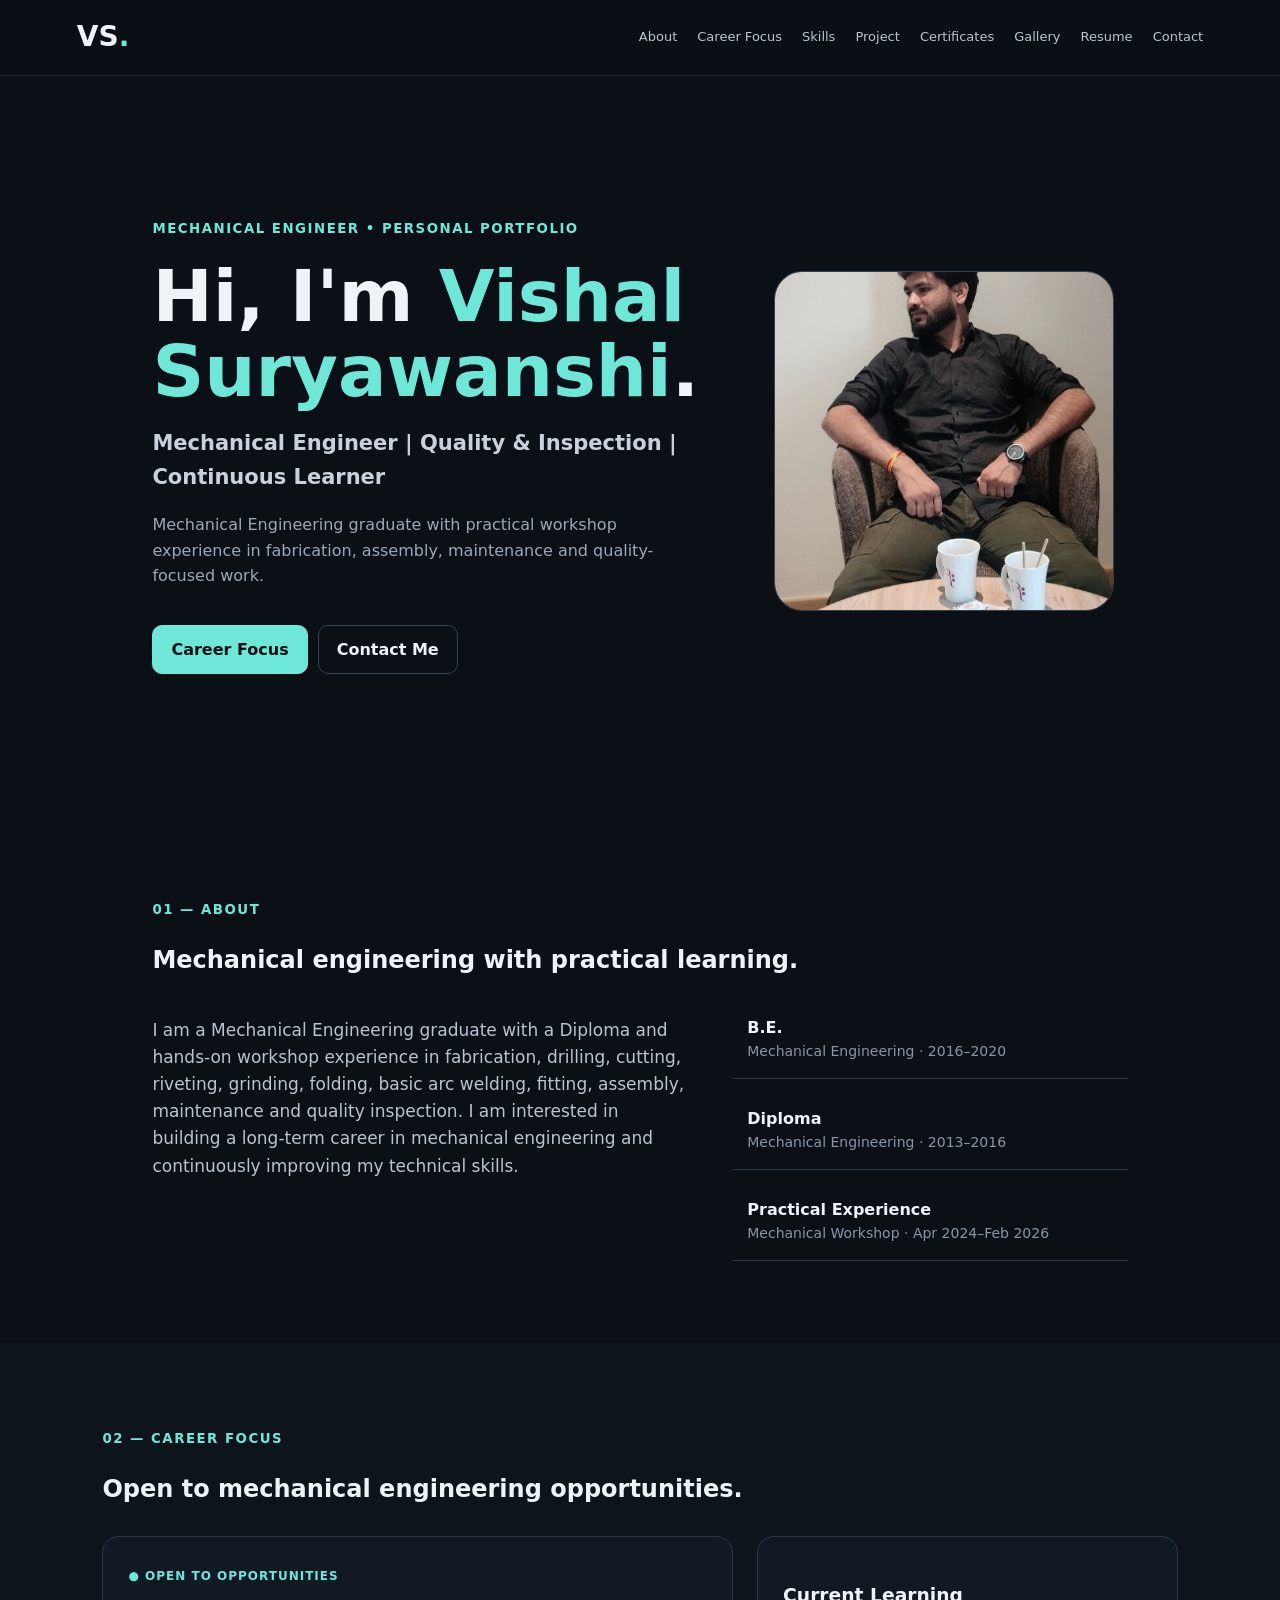
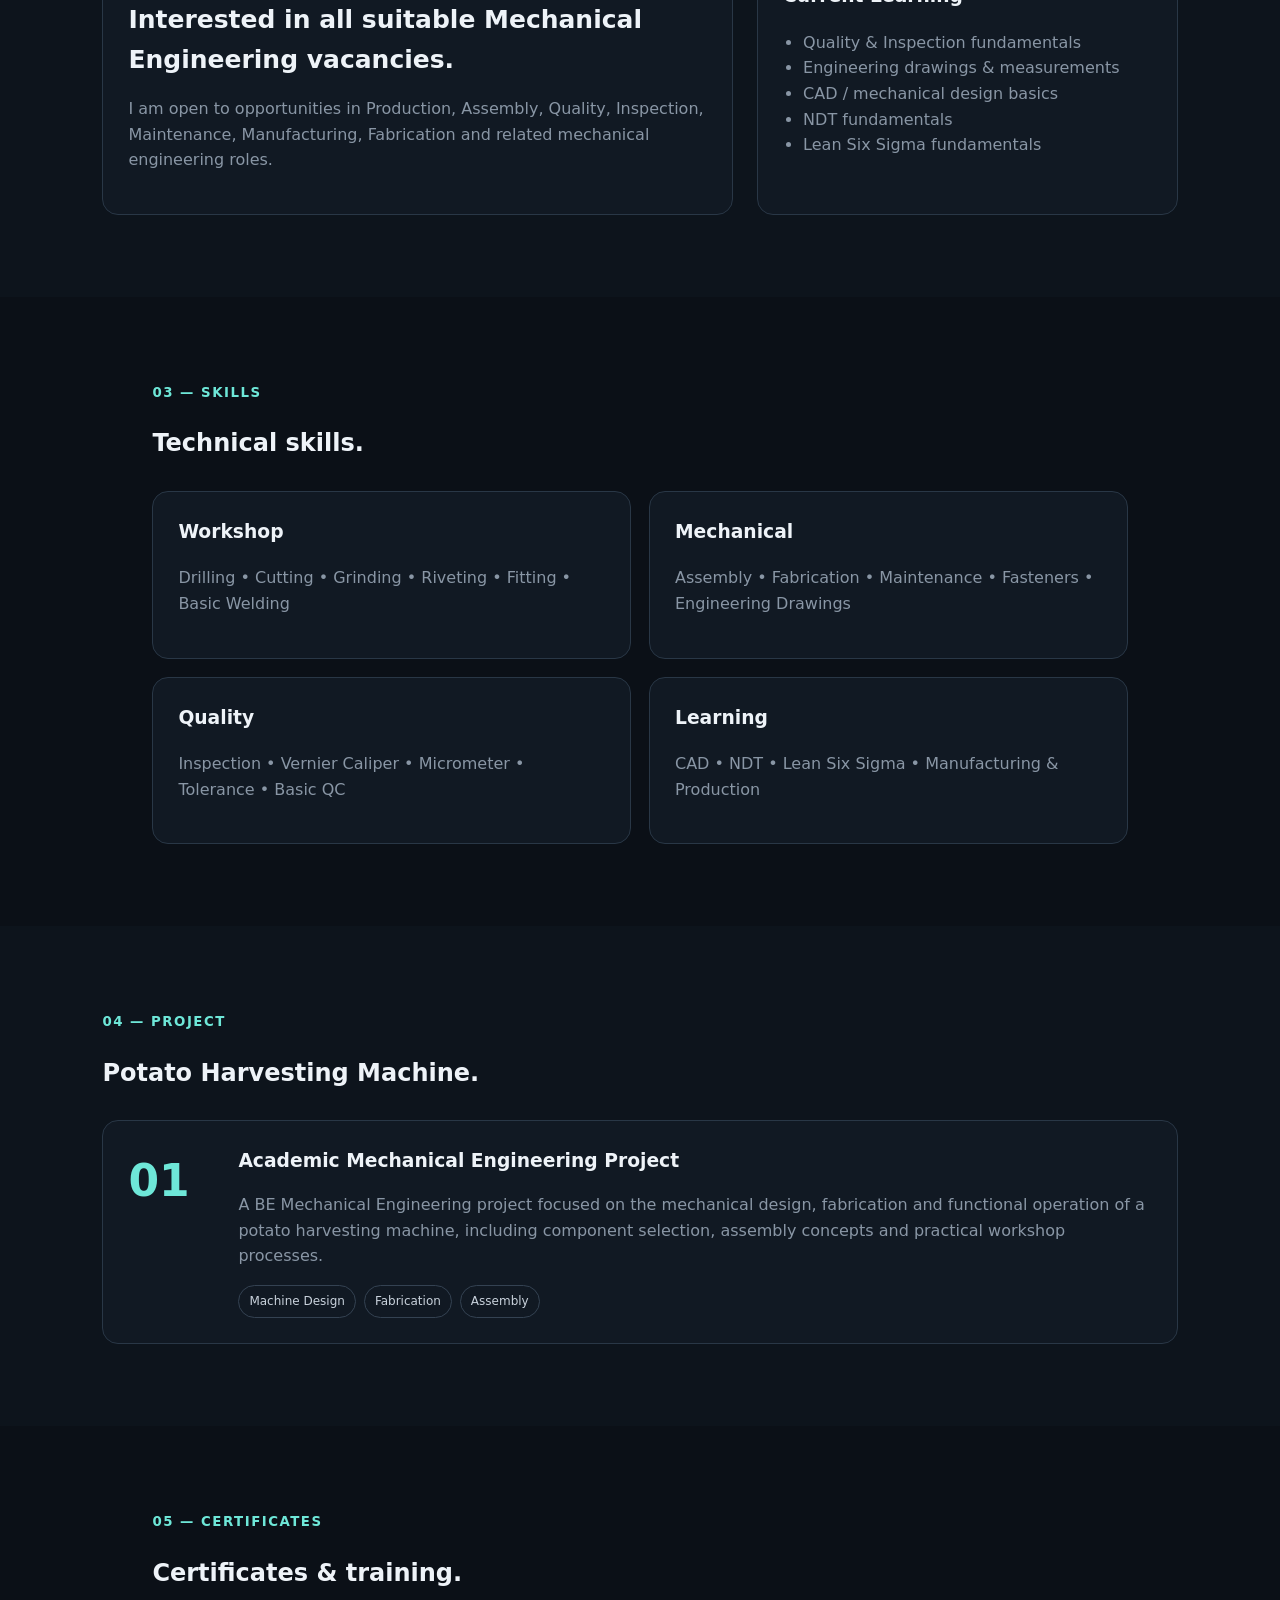
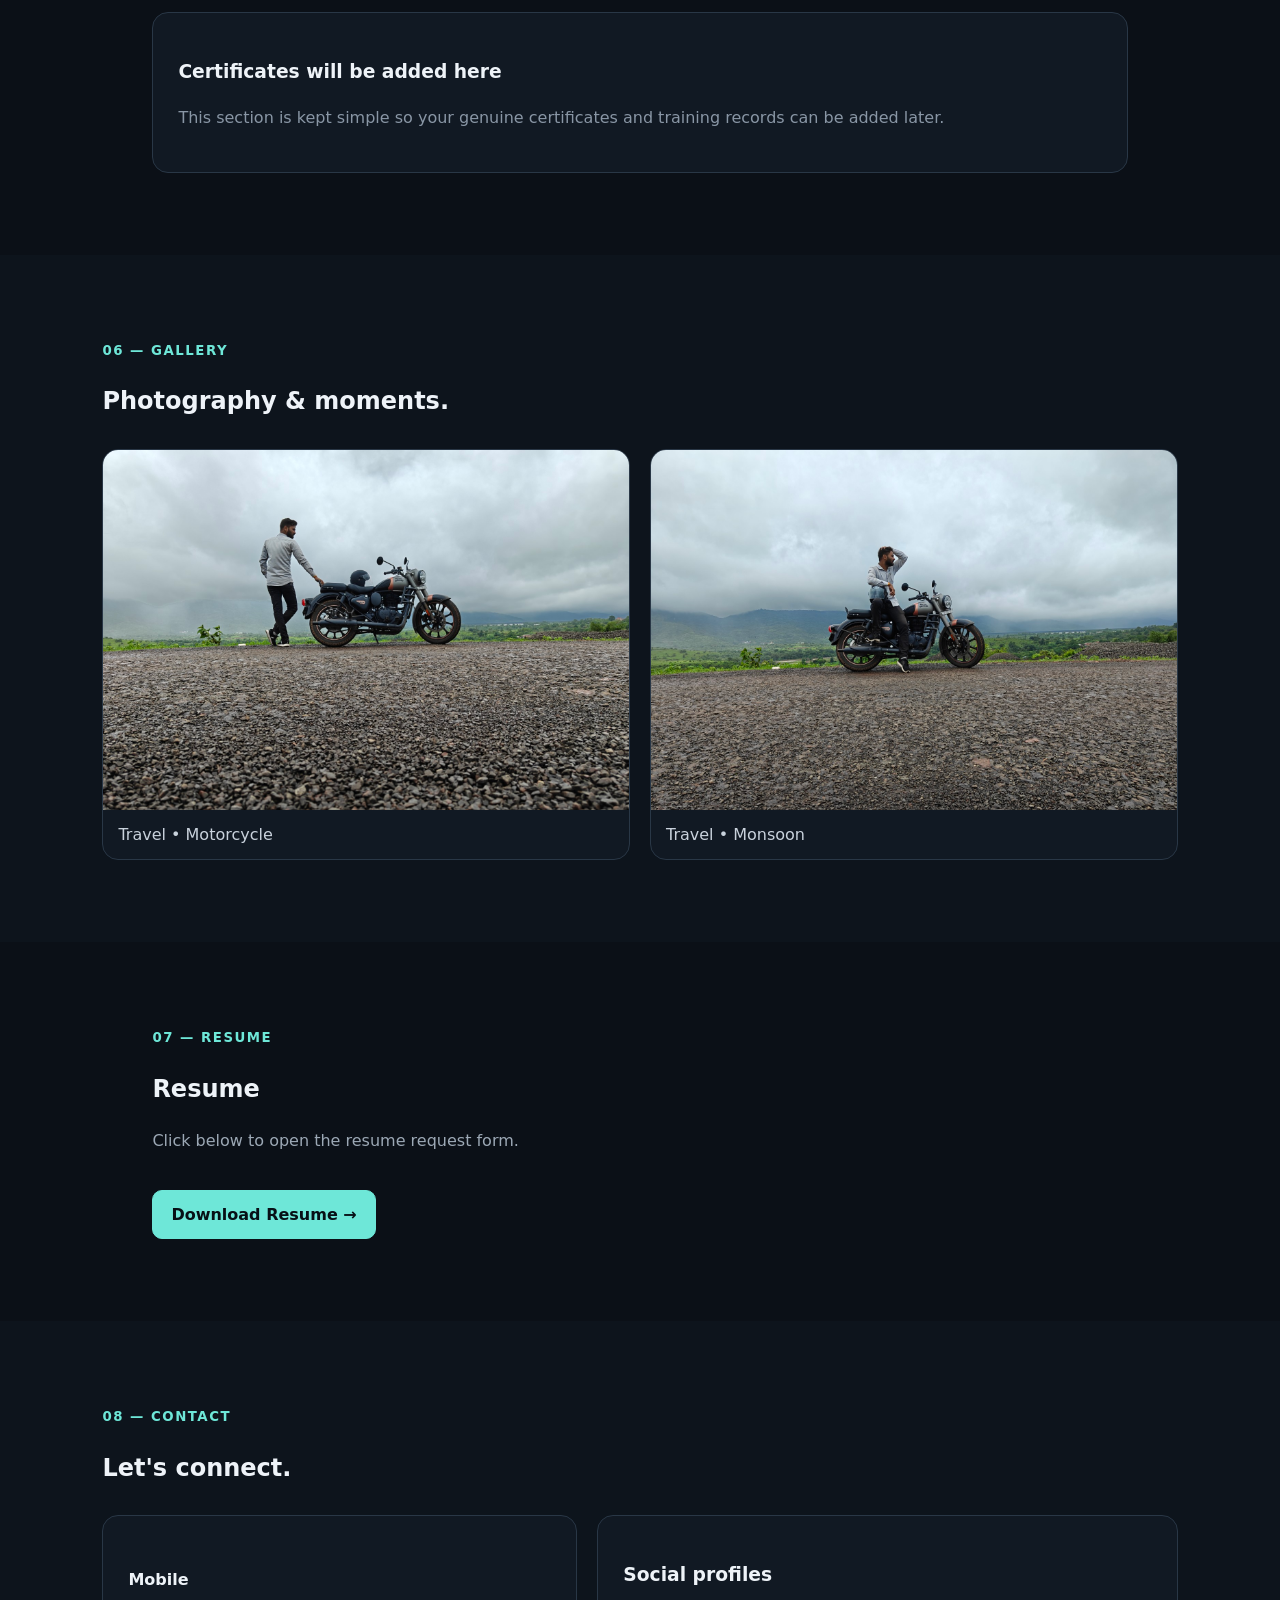
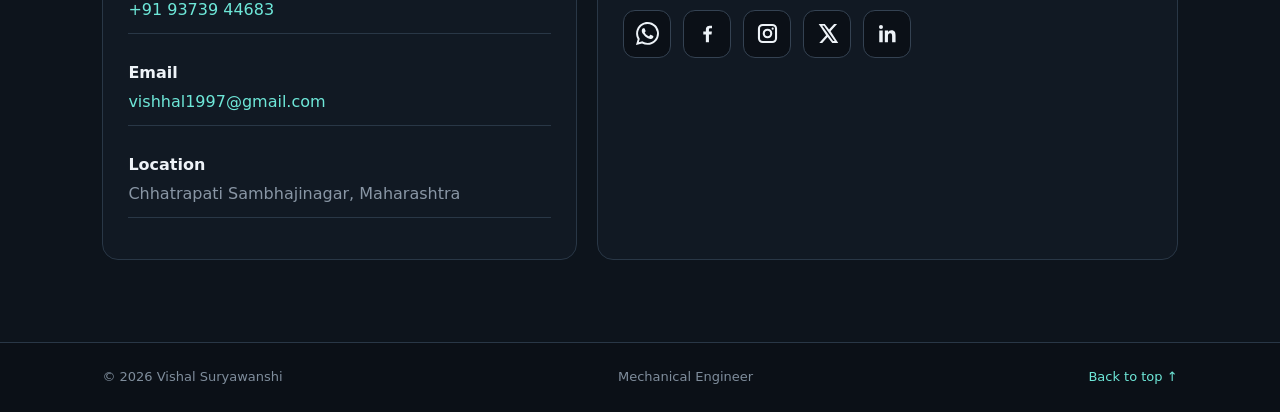
<file: index.html>
<!doctype html>
<html lang="en">
<head>
<meta charset="utf-8">
<meta name="viewport" content="width=device-width,initial-scale=1">
<title>Vishal Suryawanshi | Mechanical Engineer</title>
<meta name="description" content="Vishal Suryawanshi — Mechanical Engineer portfolio, skills, project, career focus, learning and contact details.">
<link rel="stylesheet" href="style.css">
</head>
<body>
<header>
  <a class="logo" href="#home">VS<span>.</span></a>
  <button class="menu" aria-label="Open navigation" aria-expanded="false">☰</button>
  <nav>
    <a href="#about">About</a>
    <a href="#career">Career Focus</a>
    <a href="#skills">Skills</a>
    <a href="#project">Project</a>
    <a href="#certificates">Certificates</a>
    <a href="#gallery">Gallery</a>
    <a href="#resume">Resume</a>
    <a href="#contact">Contact</a>
  </nav>
</header>

<main>
<section id="home" class="hero">
  <div>
    <small>MECHANICAL ENGINEER • PERSONAL PORTFOLIO</small>
    <h1>Hi, I'm <em>Vishal Suryawanshi</em>.</h1>
    <h2>Mechanical Engineer | Quality & Inspection | Continuous Learner</h2>
    <p>Mechanical Engineering graduate with practical workshop experience in fabrication, assembly, maintenance and quality-focused work.</p>
    <div class="hero-actions">
      <a class="btn" href="#career">Career Focus</a>
      <a class="btn outline" href="#contact">Contact Me</a>
    </div>
  </div>
  <div class="profile-wrap">
    <img src="vishal-profile.jpg" alt="Vishal Suryawanshi">
  </div>
</section>

<section id="about">
  <small>01 — ABOUT</small>
  <h2>Mechanical engineering with practical learning.</h2>
  <div class="two-col">
    <p>I am a Mechanical Engineering graduate with a Diploma and hands-on workshop experience in fabrication, drilling, cutting, riveting, grinding, folding, basic arc welding, fitting, assembly, maintenance and quality inspection. I am interested in building a long-term career in mechanical engineering and continuously improving my technical skills.</p>
    <div class="facts">
      <div><b>B.E.</b><span>Mechanical Engineering · 2016–2020</span></div>
      <div><b>Diploma</b><span>Mechanical Engineering · 2013–2016</span></div>
      <div><b>Practical Experience</b><span>Mechanical Workshop · Apr 2024–Feb 2026</span></div>
    </div>
  </div>
</section>

<section id="career" class="dark">
  <small>02 — CAREER FOCUS</small>
  <h2>Open to mechanical engineering opportunities.</h2>
  <div class="career-card">
    <div class="career-main">
      <span class="status">● OPEN TO OPPORTUNITIES</span>
      <h3>Interested in all suitable Mechanical Engineering vacancies.</h3>
      <p>I am open to opportunities in Production, Assembly, Quality, Inspection, Maintenance, Manufacturing, Fabrication and related mechanical engineering roles.</p>
    </div>
    <div class="learning">
      <h3>Current Learning</h3>
      <ul>
        <li>Quality & Inspection fundamentals</li>
        <li>Engineering drawings & measurements</li>
        <li>CAD / mechanical design basics</li>
        <li>NDT fundamentals</li>
        <li>Lean Six Sigma fundamentals</li>
      </ul>
    </div>
  </div>
</section>

<section id="skills">
  <small>03 — SKILLS</small>
  <h2>Technical skills.</h2>
  <div class="skill-grid">
    <div><h3>Workshop</h3><p>Drilling • Cutting • Grinding • Riveting • Fitting • Basic Welding</p></div>
    <div><h3>Mechanical</h3><p>Assembly • Fabrication • Maintenance • Fasteners • Engineering Drawings</p></div>
    <div><h3>Quality</h3><p>Inspection • Vernier Caliper • Micrometer • Tolerance • Basic QC</p></div>
    <div><h3>Learning</h3><p>CAD • NDT • Lean Six Sigma • Manufacturing & Production</p></div>
  </div>
</section>

<section id="project" class="dark">
  <small>04 — PROJECT</small>
  <h2>Potato Harvesting Machine.</h2>
  <div class="project-card">
    <div class="project-number">01</div>
    <div><h3>Academic Mechanical Engineering Project</h3><p>A BE Mechanical Engineering project focused on the mechanical design, fabrication and functional operation of a potato harvesting machine, including component selection, assembly concepts and practical workshop processes.</p><div class="tags"><span>Machine Design</span><span>Fabrication</span><span>Assembly</span></div></div>
  </div>
</section>

<section id="certificates">
  <small>05 — CERTIFICATES</small>
  <h2>Certificates & training.</h2>
  <div class="simple-card"><h3>Certificates will be added here</h3><p>This section is kept simple so your genuine certificates and training records can be added later.</p></div>
</section>

<section id="gallery" class="dark">
  <small>06 — GALLERY</small>
  <h2>Photography & moments.</h2>
  <div class="gallery">
    <a class="gallery-card" href="1000679000.jpg" target="_blank"><img src="1000679000.jpg" alt="Travel moment with motorcycle"><span>Travel • Motorcycle</span></a>
    <a class="gallery-card" href="1000678954.jpg" target="_blank"><img src="1000678954.jpg" alt="Travel moment with motorcycle in monsoon landscape"><span>Travel • Monsoon</span></a>
  </div>
</section>

<section id="resume">
  <small>07 — RESUME</small>
  <h2>Resume</h2>
  <p>Click below to open the resume request form.</p>
  <a class="btn" href="download.html">Download Resume →</a>
</section>

<section id="contact" class="dark">
  <small>08 — CONTACT</small>
  <h2>Let's connect.</h2>
  <div class="contact-grid">
    <div class="contact-card">
      <p><b>Mobile</b><a href="tel:+919373944683">+91 93739 44683</a></p>
      <p><b>Email</b><a href="mailto:vishhal1997@gmail.com">vishhal1997@gmail.com</a></p>
      <p><b>Location</b>Chhatrapati Sambhajinagar, Maharashtra</p>
    </div>
    <div class="social-card">
      <h3>Social profiles</h3>
      <div class="socials">
        <a class="social whatsapp" href="https://wa.me/919373944683" target="_blank" rel="noopener" aria-label="WhatsApp"><svg viewBox="0 0 24 24" aria-hidden="true"><path d="M20.5 3.5A11.9 11.9 0 0 0 12.05 0C5.48 0 .13 5.35.13 11.92c0 2.1.55 4.15 1.59 5.96L.02 24l6.27-1.64a11.9 11.9 0 0 0 5.76 1.47h.01c6.57 0 11.92-5.35 11.92-11.92 0-3.18-1.24-6.17-3.48-8.41ZM12.06 21.8h-.01a9.87 9.87 0 0 1-5.03-1.38l-.36-.21-3.72.98.99-3.63-.23-.37a9.88 9.88 0 1 1 8.36 4.61Zm5.42-7.4c-.3-.15-1.77-.87-2.04-.97-.27-.1-.47-.15-.67.15-.2.3-.77.97-.95 1.17-.17.2-.35.22-.65.07-.3-.15-1.25-.46-2.38-1.47-.88-.78-1.47-1.75-1.64-2.05-.17-.3-.02-.46.13-.61.13-.13.3-.35.45-.52.15-.17.2-.3.3-.5.1-.2.05-.37-.02-.52-.07-.15-.67-1.62-.92-2.22-.24-.58-.49-.5-.67-.51h-.57c-.2 0-.52.07-.79.37-.27.3-1.04 1.02-1.04 2.49s1.07 2.89 1.22 3.09c.15.2 2.1 3.2 5.09 4.49.71.31 1.27.5 1.7.64.71.23 1.35.2 1.86.12.57-.08 1.77-.72 2.02-1.42.25-.7.25-1.3.17-1.42-.07-.12-.27-.2-.57-.35Z"/></svg></a>
        <a class="social facebook" href="https://www.facebook.com/share/1HXyWC4gik/" target="_blank" rel="noopener" aria-label="Facebook"><svg viewBox="0 0 24 24"><path d="M13.5 21v-8h2.7l.4-3h-3.1V8.1c0-.9.25-1.5 1.55-1.5h1.65V4a22 22 0 0 0-2.4-.12c-2.38 0-4.01 1.45-4.01 4.1V10H7.6v3h2.69v8h3.21Z"/></svg></a>
        <a class="social instagram" href="https://www.instagram.com/vishal__5051?igsi=aGwzMnBweTF4Z2Mw" target="_blank" rel="noopener" aria-label="Instagram"><svg viewBox="0 0 24 24"><path d="M7 2h10a5 5 0 0 1 5 5v10a5 5 0 0 1-5 5H7a5 5 0 0 1-5-5V7a5 5 0 0 1 5-5Zm0 2.2A2.8 2.8 0 0 0 4.2 7v10A2.8 2.8 0 0 0 7 19.8h10a2.8 2.8 0 0 0 2.8-2.8V7A2.8 2.8 0 0 0 17 4.2H7Zm10.4 1.65a1.15 1.15 0 1 1 0 2.3 1.15 1.15 0 0 1 0-2.3ZM12 7a5 5 0 1 1 0 10 5 5 0 0 1 0-10Zm0 2.2A2.8 2.8 0 1 0 12 14.8 2.8 2.8 0 0 0 12 9.2Z"/></svg></a>
        <a class="social x" href="https://x.com/VishalS27051997" target="_blank" rel="noopener" aria-label="X / Twitter"><svg viewBox="0 0 24 24"><path d="M18.9 2H22l-6.77 7.74L23.2 22h-6.24l-4.89-6.39L6.48 22H3.36l7.24-8.28L2.8 2h6.4l4.42 5.84L18.9 2Zm-1.1 17.9h1.73L8.26 3.98H6.4L17.8 19.9Z"/></svg></a>
        <a class="social linkedin" href="https://www.linkedin.com/in/vishal-suryawanshi-484445426" target="_blank" rel="noopener" aria-label="LinkedIn"><svg viewBox="0 0 24 24"><path d="M5.2 3.1A2.1 2.1 0 1 1 5.2 7.3a2.1 2.1 0 0 1 0-4.2ZM3.4 8.9h3.6V21H3.4V8.9Zm5.8 0h3.45v1.65h.05c.48-.9 1.65-1.85 3.4-1.85 3.64 0 4.31 2.4 4.31 5.52V21h-3.6v-6.02c0-1.44-.03-3.3-2.01-3.3-2.02 0-2.33 1.58-2.33 3.2V21H9.2V8.9Z"/></svg></a>
      </div>
    </div>
  </div>
</section>
</main>

<footer><span>© 2026 Vishal Suryawanshi</span><span>Mechanical Engineer</span><a href="#home">Back to top ↑</a></footer>
<script>
const menu=document.querySelector('.menu'),nav=document.querySelector('nav');
menu.addEventListener('click',()=>{const open=nav.classList.toggle('open');menu.setAttribute('aria-expanded',open)});
document.querySelectorAll('nav a').forEach(a=>a.addEventListener('click',()=>{nav.classList.remove('open');menu.setAttribute('aria-expanded','false')}));
</script>
</body>
</html>
</file>
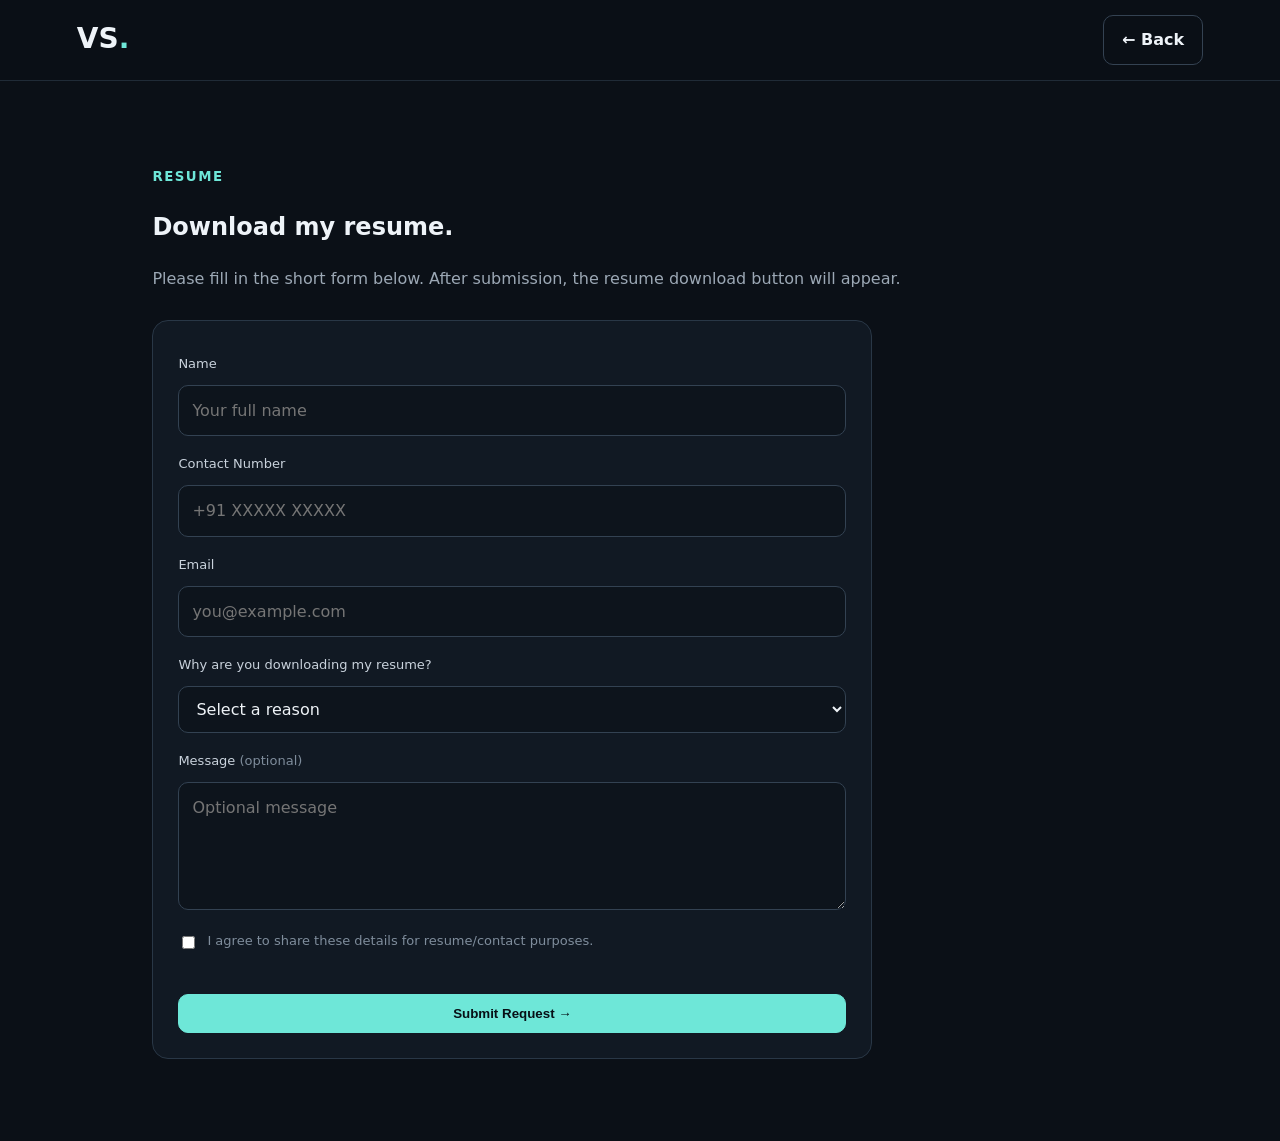
<file: download.html>
<!doctype html>
<html lang="en"><head><meta charset="utf-8"><meta name="viewport" content="width=device-width,initial-scale=1"><title>Download Resume | Vishal Suryawanshi</title><link rel="stylesheet" href="style.css"></head>
<body>
<header><a class="logo" href="index.html">VS<span>.</span></a><a class="btn outline" href="index.html" style="margin-top:0">← Back</a></header>
<main>
<section>
<small>RESUME</small><h1>Download my resume.</h1><p>Please fill in the short form below. After submission, the resume download button will appear.</p>
<div class="simple-card" style="max-width:720px;margin-top:28px">
<form action="https://formsubmit.co/vishhal1997@gmail.com" method="POST" class="resume-form" id="resumeForm">
<input type="hidden" name="_subject" value="New Resume Download Request – Vishal Portfolio">
<input type="hidden" name="_template" value="table">
<input type="hidden" name="_next" value="https://suryawanshi1997.github.io/download.html?submitted=1">
<input type="hidden" name="_captcha" value="true">
<label>Name</label><input type="text" name="Name" placeholder="Your full name" required>
<label>Contact Number</label><input type="tel" name="Contact Number" placeholder="+91 XXXXX XXXXX" pattern="[0-9+()\-\s]{10,18}" required>
<label>Email</label><input type="email" name="email" placeholder="you@example.com" required>
<label>Why are you downloading my resume?</label><select name="Reason" required><option value="" selected disabled>Select a reason</option><option>Job opportunity / recruitment</option><option>Professional networking</option><option>College / academic purpose</option><option>General reference</option><option>Other</option></select>
<label>Message <span>(optional)</span></label><textarea name="Message" rows="4" placeholder="Optional message"></textarea>
<label class="consent"><input type="checkbox" required name="Consent" value="I agree to share these details for resume/contact purposes."><span>I agree to share these details for resume/contact purposes.</span></label>
<button class="btn" type="submit">Submit Request →</button>
</form>
<div id="downloadBox" style="display:none;margin-top:24px"><p style="color:#6ee7d8;font-weight:700">Thank you. Your request has been submitted.</p><a class="btn" href="resume.pdf" download="Vishal_Suryawanshi_Resume.pdf">Download Resume PDF ↓</a></div>
</div>
</section>
</main>
<script>if(new URLSearchParams(location.search).get('submitted')==='1'){document.getElementById('resumeForm').style.display='none';document.getElementById('downloadBox').style.display='block'}</script>
</body></html>
</file>
<file: style.css>
*{box-sizing:border-box}html{scroll-behavior:smooth}body{margin:0;background:#0b1017;color:#eef3f8;font-family:Inter,system-ui,-apple-system,BlinkMacSystemFont,"Segoe UI",sans-serif;line-height:1.6}a{color:inherit}header{position:sticky;top:0;z-index:20;display:flex;align-items:center;justify-content:space-between;padding:15px 6%;background:rgba(11,16,23,.96);backdrop-filter:blur(12px);border-bottom:1px solid #202b37}.logo{font-size:28px;font-weight:900;text-decoration:none}.logo span{color:#6ee7d8}nav{display:flex;gap:20px;flex-wrap:wrap}nav a{text-decoration:none;color:#b9c4cf;font-size:13px}nav a:hover{color:#6ee7d8}.menu{display:none;background:none;border:0;color:#fff;font-size:25px}section{padding:82px 8%;max-width:1180px;margin:auto}.dark{max-width:none;background:#0d141c}.hero{min-height:82vh;display:grid;grid-template-columns:1.2fr .8fr;align-items:center;gap:55px}.hero small,section>small{color:#6ee7d8;letter-spacing:1.5px;font-weight:800}.hero h1{font-size:clamp(42px,6vw,72px);line-height:1.05;margin:18px 0 12px}.hero h1 em{font-style:normal;color:#6ee7d8}.hero h2{font-size:21px;font-weight:600;color:#c9d2dc}.hero p,section>p{color:#9ca8b5;font-size:16px;max-width:760px}.profile-wrap{text-align:center}.profile-wrap img{width:min(340px,100%);aspect-ratio:1;object-fit:cover;border-radius:28px;border:1px solid #334252;filter:saturate(.9)}.hero-actions{display:flex;gap:10px;flex-wrap:wrap}.btn{display:inline-block;margin-top:20px;padding:11px 18px;border-radius:10px;background:#6ee7d8;color:#071016;text-decoration:none;font-weight:800;border:1px solid #6ee7d8}.btn.outline{background:transparent;color:#eef3f8;border-color:#344252}.two-col{display:grid;grid-template-columns:1.15fr .85fr;gap:45px}.two-col>p{color:#b9c4cf;font-size:17px}.facts{display:grid;gap:12px}.facts div{padding:15px;border-bottom:1px solid #293746}.facts span{display:block;color:#8996a5;font-size:14px}.career-card{display:grid;grid-template-columns:1.2fr .8fr;gap:24px;margin-top:28px}.career-main,.learning,.skill-grid>div,.project-card,.simple-card,.contact-card,.social-card{background:#111923;border:1px solid #293746;border-radius:16px;padding:25px}.status{color:#6ee7d8;font-size:12px;font-weight:800;letter-spacing:1px}.career-main h3{font-size:25px;margin:12px 0}.career-main p,.learning li,.skill-grid p,.project-card p,.simple-card p,.contact-card p{color:#8996a5}.learning ul{padding-left:20px}.skill-grid{display:grid;grid-template-columns:repeat(2,1fr);gap:18px;margin-top:28px}.skill-grid h3{margin-top:0}.project-card{display:grid;grid-template-columns:90px 1fr;gap:20px;margin-top:28px}.project-number{font-size:44px;color:#6ee7d8;font-weight:900}.project-card h3{margin:0 0 8px}.tags{display:flex;gap:8px;flex-wrap:wrap}.tags span{border:1px solid #344252;border-radius:20px;padding:6px 10px;color:#c9d2dc;font-size:12px}.gallery{display:grid;grid-template-columns:repeat(2,1fr);gap:20px;margin-top:28px}.gallery-card{overflow:hidden;border:1px solid #293746;border-radius:16px;background:#111923;text-decoration:none}.gallery-card img{width:100%;height:360px;object-fit:cover;display:block;transition:transform .3s}.gallery-card:hover img{transform:scale(1.03)}.gallery-card span{display:block;padding:12px 15px;color:#c9d2dc}.contact-grid{display:grid;grid-template-columns:.9fr 1.1fr;gap:20px;margin-top:28px}.contact-card p{padding:10px 0;border-bottom:1px solid #293746}.contact-card b{display:block;color:#eef3f8;margin-bottom:4px}.contact-card a{text-decoration:none;color:#6ee7d8}.socials{display:flex;gap:12px;flex-wrap:wrap;margin-top:20px}.social{width:48px;height:48px;border:1px solid #344252;border-radius:12px;display:grid;place-items:center;background:#0b1017;transition:.2s}.social:hover{transform:translateY(-2px);border-color:#6ee7d8}.social svg{width:23px;height:23px;fill:#eef3f8}.whatsapp:hover svg{fill:#25D366}.facebook:hover svg{fill:#1877F2}.instagram:hover svg{fill:#E4405F}.x:hover svg{fill:#fff}.linkedin:hover svg{fill:#0A66C2}footer{display:flex;justify-content:space-between;gap:20px;padding:24px 8%;border-top:1px solid #293746;color:#7f8d9c;font-size:13px}footer a{color:#6ee7d8;text-decoration:none}@media(max-width:800px){header{padding:14px 5%}.menu{display:block}nav{display:none;position:absolute;top:64px;left:0;right:0;flex-direction:column;padding:18px 6%;background:#0b1017;border-bottom:1px solid #293746}nav.open{display:flex}.hero,.two-col,.career-card,.skill-grid,.gallery,.contact-grid{grid-template-columns:1fr}.hero{padding-top:55px}.profile-wrap{order:-1}.profile-wrap img{width:230px}.project-card{grid-template-columns:1fr}section{padding:65px 6%}.gallery-card img{height:280px}footer{flex-direction:column}.btn{margin-right:4px}}
.resume-form{display:grid;gap:10px}.resume-form label{font-size:13px;color:#c9d2dc;margin-top:8px}.resume-form label span{color:#7f8d9c}.resume-form input,.resume-form select,.resume-form textarea{width:100%;box-sizing:border-box;background:#0d141c;color:#eef3f7;border:1px solid #334252;border-radius:10px;padding:12px 13px;font:inherit;outline:none}.resume-form input:focus,.resume-form select:focus,.resume-form textarea:focus{border-color:#6ee7d8}.resume-form .consent{display:flex;align-items:flex-start;gap:9px;line-height:1.45;margin:12px 0}.resume-form .consent input{width:auto;margin-top:4px}
</file>
